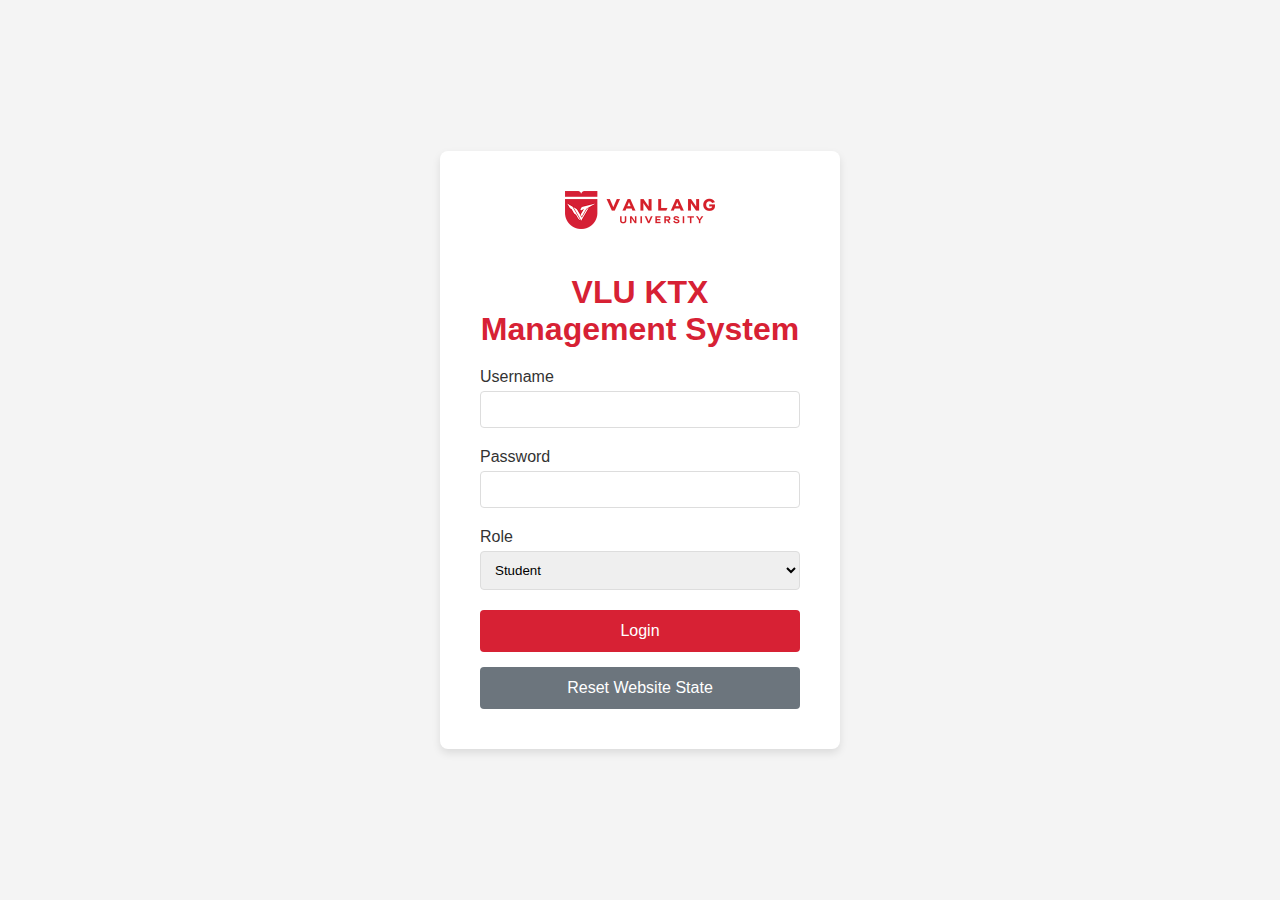
<file: index.html>
<!DOCTYPE html>
<html lang="en">
<head>
    <meta charset="UTF-8">
    <meta name="viewport" content="width=device-width, initial-scale=1.0">
    <title>VLU KTX Management System</title>
    <link rel="stylesheet" href="css/styles.css">
</head>
<body>
    <div class="container">
        <div class="login-container">
            <img src="assets/vlulogo.png" alt="VLU Logo" class="logo">
            <h1>VLU KTX Management System</h1>
            <form id="login-form">
                <div class="form-group">
                    <label for="username">Username</label>
                    <input type="text" id="username" name="username" required>
                </div>
                <div class="form-group">
                    <label for="password">Password</label>
                    <input type="password" id="password" name="password" required>
                </div>
                <div class="form-group">
                    <label for="role">Role</label>
                    <select id="role" name="role">
                        <option value="student">Student</option>
                        <option value="admin">Admin</option>
                    </select>
                </div>
                <button type="submit" class="btn">Login</button>
            </form>
            <button type="button" onclick="resetState()" class="btn btn-secondary" style="margin-top: 15px;">Reset Website State</button>
        </div>
    </div>
    <script src="js/state_manager.js"></script>
    <script src="js/main.js"></script>
</body>
</html>
</file>
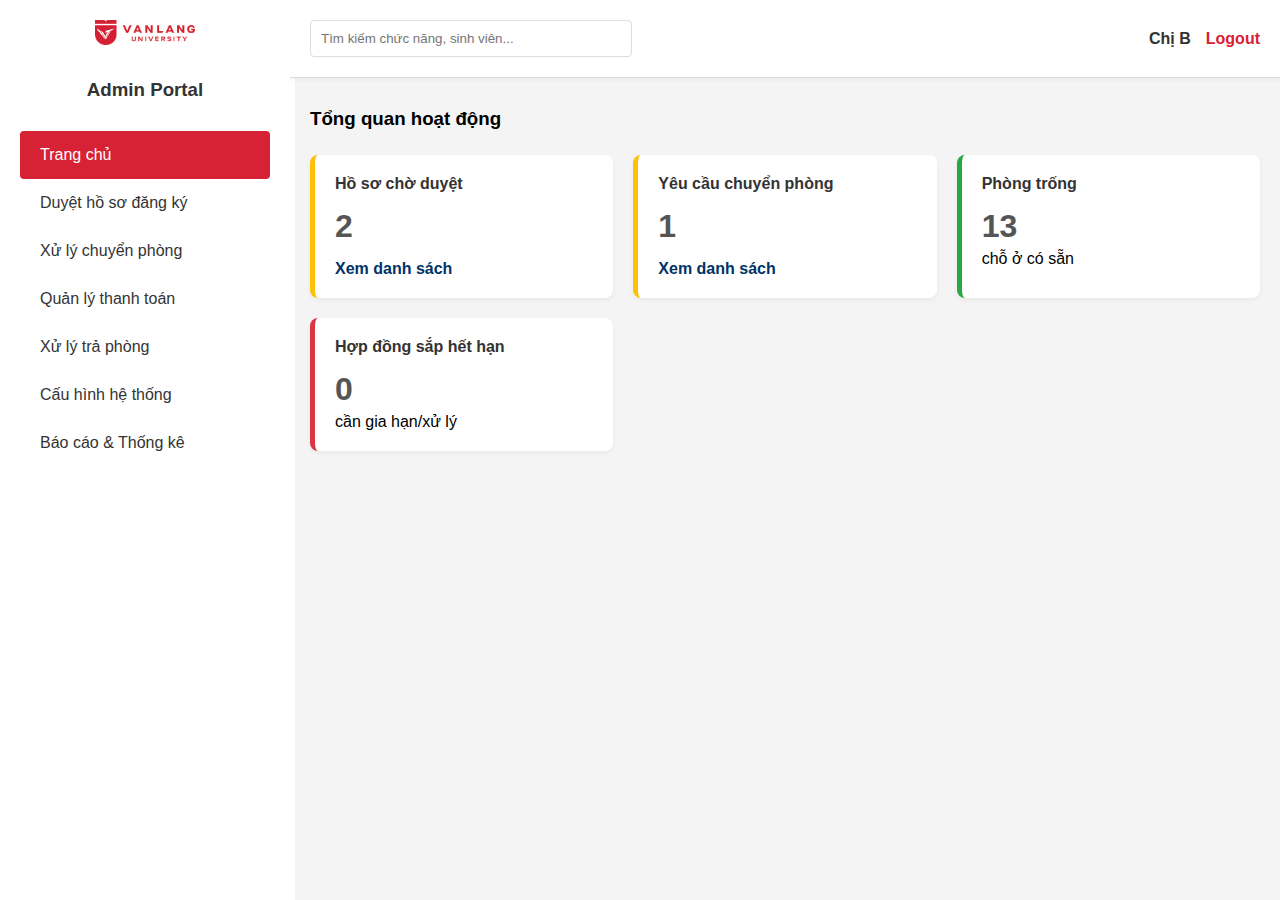
<file: admin/dashboard.html>
<!DOCTYPE html>
<html lang="en">
<head>
    <meta charset="UTF-8">
    <meta name="viewport" content="width=device-width, initial-scale=1.0">
    <title>Admin Dashboard - VLU KTX</title>
    <link rel="stylesheet" href="../css/styles.css">
</head>
<body>
    <div class="dashboard-container">
        <aside class="sidebar">
            <div class="sidebar-header">
                <img src="../assets/vlulogo.png" alt="VLU Logo" class="logo">
                <h3>Admin Portal</h3>
            </div>
            <nav class="sidebar-nav">
                <ul>
                    <li class="active"><a href="dashboard.html">Trang chủ</a></li>
                    <li><a href="review_registrations.html">Duyệt hồ sơ đăng ký</a></li>
                    <li><a href="handle_transfer.html">Xử lý chuyển phòng</a></li>
                    <li><a href="payment_confirm.html">Quản lý thanh toán</a></li>
                    <li><a href="checkout_process.html">Xử lý trả phòng</a></li>
                    <li><a href="configuration.html">Cấu hình hệ thống</a></li>
                    <li><a href="reports.html">Báo cáo & Thống kê</a></li>
                </ul>
            </nav>
        </aside>
        <main class="main-content">
            <header class="header">
                <div class="search-bar">
                    <input type="text" placeholder="Tìm kiếm chức năng, sinh viên...">
                </div>
                <div class="user-profile">
                    <span id="admin-name">Chị B</span>
                    <a href="../index.html" class="logout-btn">Logout</a>
                </div>
            </header>
            <div class="content-body">
                <h3>Tổng quan hoạt động</h3>
                <div class="cards-container">
                    <div class="card-info interactive" id="pending-registrations-card" style="border-color: var(--warning-color);">
                        <h4>Hồ sơ chờ duyệt</h4>
                        <p class="metric" id="pending-registrations-count">0</p>
                        <a href="review_registrations.html" class="details-link">Xem danh sách</a>
                    </div>
                    <div class="card-info interactive" id="pending-transfers-card" style="border-color: var(--warning-color);">
                        <h4>Yêu cầu chuyển phòng</h4>
                        <p class="metric" id="pending-transfers-count">0</p>
                        <a href="handle_transfer.html" class="details-link">Xem danh sách</a>
                    </div>
                    <div class="card-info" id="available-slots-card" style="border-color: var(--success-color);">
                        <h4>Phòng trống</h4>
                        <p class="metric" id="available-slots-count">0</p>
                        <span>chỗ ở có sẵn</span>
                    </div>
                     <div class="card-info" id="expiring-contracts-card" style="border-color: var(--danger-color);">
                        <h4>Hợp đồng sắp hết hạn</h4>
                        <p class="metric" id="expiring-contracts-count">0</p>
                        <span>cần gia hạn/xử lý</span>
                    </div>
                </div>
            </div>
        </main>
    </div>
    <script src="../js/state_manager.js"></script>
    <script src="../js/admin.js"></script>
</body>
</html>
</file>
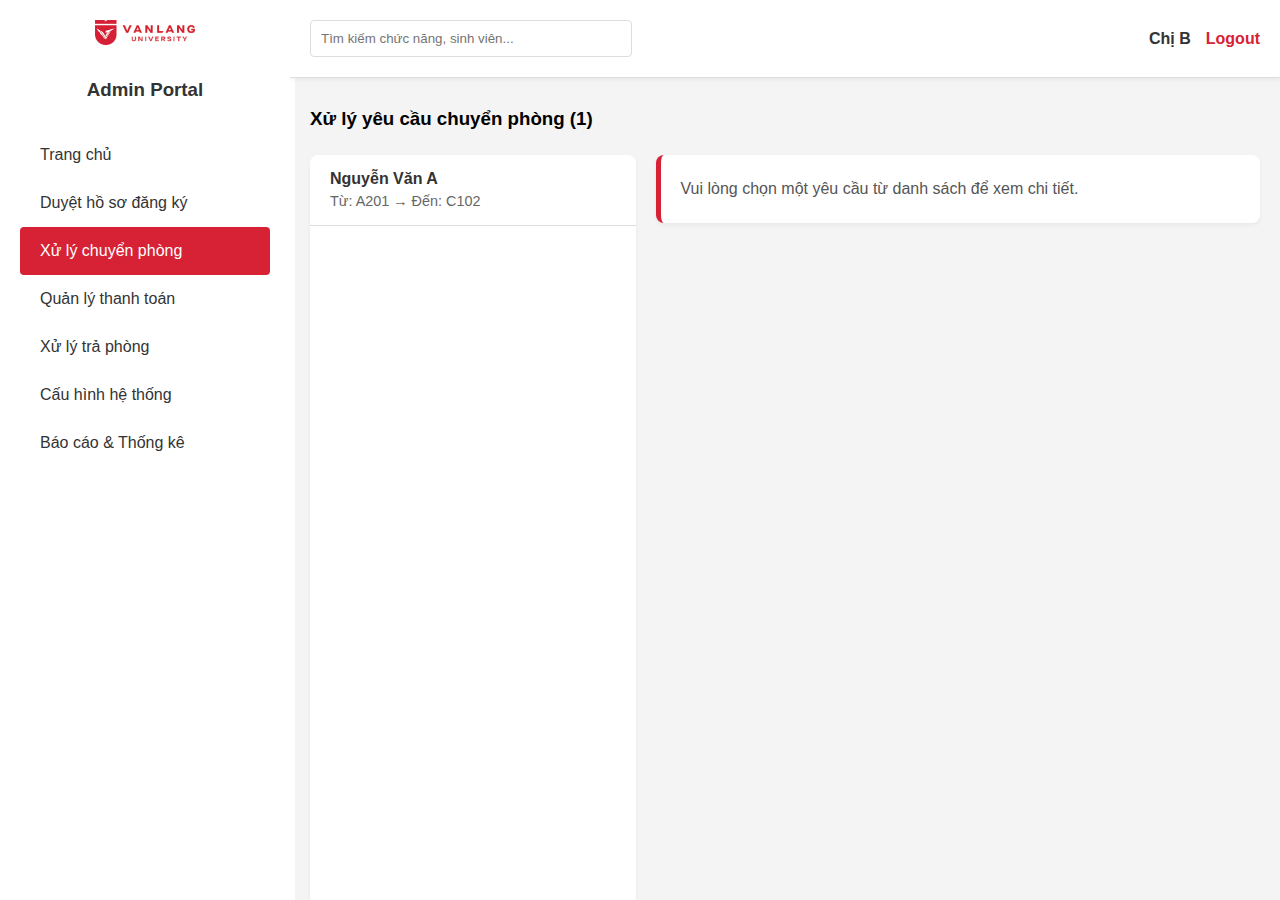
<file: admin/handle_transfer.html>
<!DOCTYPE html>
<html lang="en">
<head>
    <meta charset="UTF-8">
    <meta name="viewport" content="width=device-width, initial-scale=1.0">
    <title>Handle Room Transfers - VLU KTX</title>
    <link rel="stylesheet" href="../css/styles.css">
</head>
<body>
    <div class="dashboard-container">
        <aside class="sidebar">
            <div class="sidebar-header">
                <img src="../assets/vlulogo.png" alt="VLU Logo" class="logo">
                <h3>Admin Portal</h3>
            </div>
            <nav class="sidebar-nav">
                <ul>
                    <li><a href="dashboard.html">Trang chủ</a></li>
                    <li><a href="review_registrations.html">Duyệt hồ sơ đăng ký</a></li>
                    <li class="active"><a href="handle_transfer.html">Xử lý chuyển phòng</a></li>
                    <li><a href="payment_confirm.html">Quản lý thanh toán</a></li>
                    <li><a href="checkout_process.html">Xử lý trả phòng</a></li>
                    <li><a href="configuration.html">Cấu hình hệ thống</a></li>
                    <li><a href="reports.html">Báo cáo & Thống kê</a></li>
                </ul>
            </nav>
        </aside>
        <main class="main-content">
            <header class="header">
                <div class="search-bar">
                    <input type="text" placeholder="Tìm kiếm chức năng, sinh viên...">
                </div>
                <div class="user-profile">
                    <span id="admin-name">Chị B</span>
                    <a href="../index.html" class="logout-btn">Logout</a>
                </div>
            </header>
            <div class="content-body">
                <h3>Xử lý yêu cầu chuyển phòng (<span id="queue-count-transfer">0</span>)</h3>
                <div class="split-view-container">
                    <!-- Left Panel: List of pending transfers -->
                    <div class="list-panel">
                        <div id="pending-list-transfer" class="item-list">
                            <!-- Transfer request items will be populated by JS -->
                        </div>
                    </div>
                    <!-- Right Panel: Details of selected request -->
                    <div class="detail-panel">
                        <div id="select-prompt-transfer" class="card-info">
                            <p>Vui lòng chọn một yêu cầu từ danh sách để xem chi tiết.</p>
                        </div>
                        <div id="verification-panel-transfer" style="display: none;">
                            <h4 id="student-name-header-transfer"></h4>
                            <div class="card-info">
                                <h5>Thông tin yêu cầu</h5>
                                <p><strong>Từ phòng:</strong> <span id="current-room-info"></span></p>
                                <p><strong>Chuyển đến:</strong> <span id="desired-room-info"></span></p>
                                <p><strong>Lý do chính đáng (BR3):</strong></p>
                                <blockquote id="reason-display"></blockquote>
                            </div>
                            <div class="card-info">
                                <h5>Kiểm tra điều kiện</h5>
                                <div class="verification-checks">
                                    <p><strong>Tình trạng công nợ (BR2):</strong> <span id="fee-status-check-transfer"></span></p>
                                    <p><strong>Phòng mới có chỗ trống (BR3):</strong> <span id="room-availability-check"></span></p>
                                </div>
                                <div id="rejection-reason-transfer" class="alert-message alert-danger" style="display: none;"></div>
                            </div>
                             <!-- Action Buttons -->
                            <div class="form-actions">
                                <button id="reject-btn-transfer" class="btn btn-danger">Từ chối</button>
                                <button id="approve-btn-transfer" class="btn">Chấp thuận chuyển</button>
                            </div>
                        </div>
                    </div>
                </div>
            </div>
        </main>
    </div>
    <script src="../js/state_manager.js"></script>
    <script src="../js/handle_transfer.js"></script>
</body>
</html>
</file>
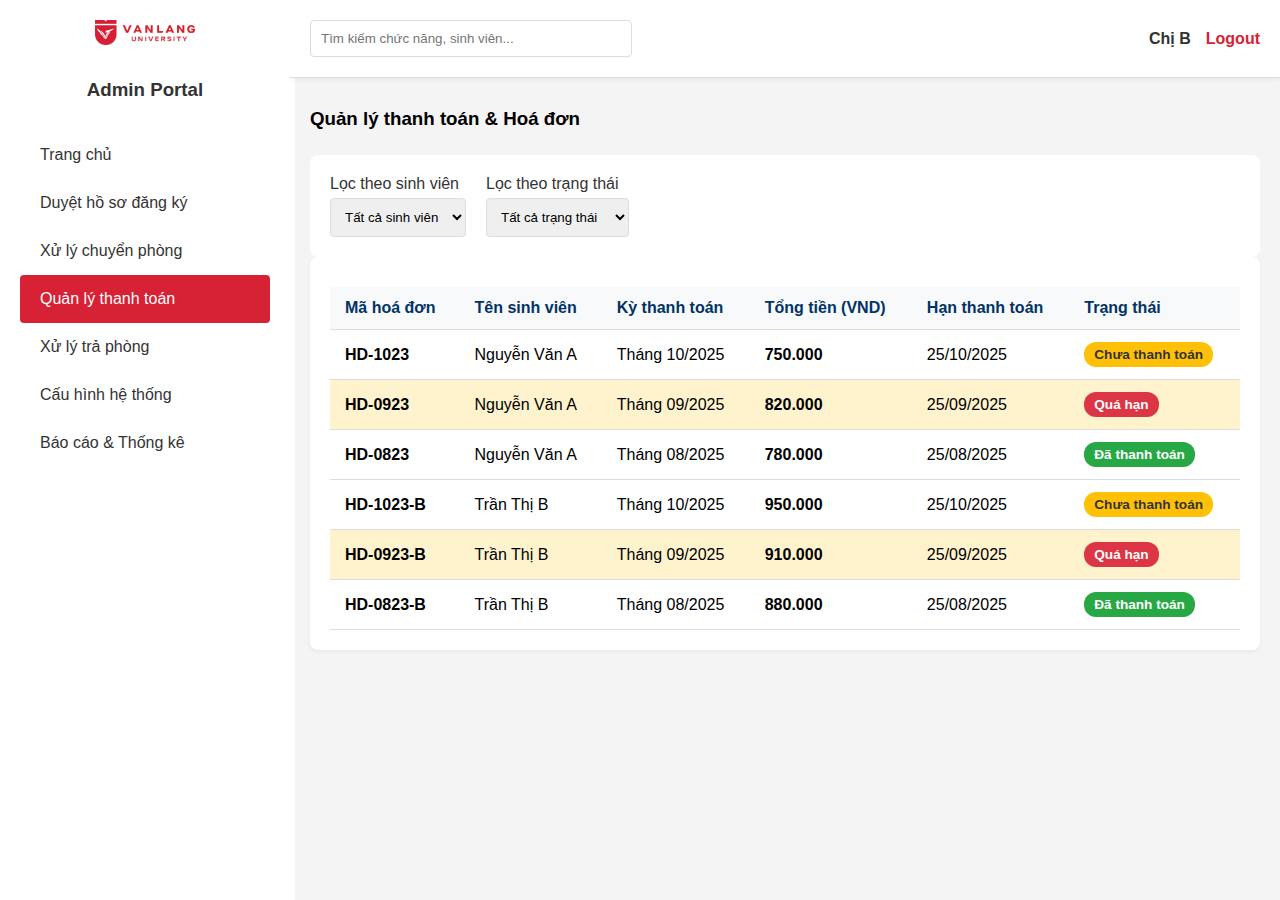
<file: admin/payment_confirm.html>
<!DOCTYPE html>
<html lang="en">
<head>
    <meta charset="UTF-8">
    <meta name="viewport" content="width=device-width, initial-scale=1.0">
    <title>Financial Management - VLU KTX</title>
    <link rel="stylesheet" href="../css/styles.css">
</head>
<body>
    <div class="dashboard-container">
        <aside class="sidebar">
            <div class="sidebar-header"><img src="../assets/vlulogo.png" alt="VLU Logo" class="logo"><h3>Admin Portal</h3></div>
            <nav class="sidebar-nav">
                <ul>
                    <li><a href="dashboard.html">Trang chủ</a></li>
                    <li><a href="review_registrations.html">Duyệt hồ sơ đăng ký</a></li>
                    <li><a href="handle_transfer.html">Xử lý chuyển phòng</a></li>
                    <li class="active"><a href="payment_confirm.html">Quản lý thanh toán</a></li>
                    <li><a href="checkout_process.html">Xử lý trả phòng</a></li>
                    <li><a href="configuration.html">Cấu hình hệ thống</a></li>
                    <li><a href="reports.html">Báo cáo & Thống kê</a></li>
                </ul>
            </nav>
        </aside>
        <main class="main-content">
            <header class="header">
                <div class="search-bar"><input type="text" placeholder="Tìm kiếm chức năng, sinh viên..."></div>
                <div class="user-profile"><span id="admin-name">Chị B</span><a href="../index.html" class="logout-btn">Logout</a></div>
            </header>
            <div class="content-body">
                <h3>Quản lý thanh toán & Hoá đơn</h3>
                <div class="filter-bar">
                    <div class="form-group">
                        <label for="student-filter">Lọc theo sinh viên</label>
                        <select id="student-filter">
                            <option value="all">Tất cả sinh viên</option>
                            <!-- Student options populated by JS -->
                        </select>
                    </div>
                    <div class="form-group">
                        <label for="status-filter">Lọc theo trạng thái</label>
                        <select id="status-filter">
                            <option value="all">Tất cả trạng thái</option>
                            <option value="Paid">Đã thanh toán</option>
                            <option value="Unpaid">Chưa thanh toán</option>
                            <option value="Overdue">Quá hạn</option>
                        </select>
                    </div>
                </div>
                <div class="card-info" style="border-left: none;">
                    <table class="data-table">
                        <thead>
                            <tr>
                                <th>Mã hoá đơn</th>
                                <th>Tên sinh viên</th>
                                <th>Kỳ thanh toán</th>
                                <th>Tổng tiền (VND)</th>
                                <th>Hạn thanh toán</th>
                                <th>Trạng thái</th>
                            </tr>
                        </thead>
                        <tbody id="invoices-table-body">
                            <!-- Invoice rows will be populated by JS -->
                        </tbody>
                    </table>
                </div>
            </div>
        </main>
    </div>
    <script src="../js/state_manager.js"></script>
    <script src="../js/payment_confirm.js"></script>
</body>
</html>
</file>
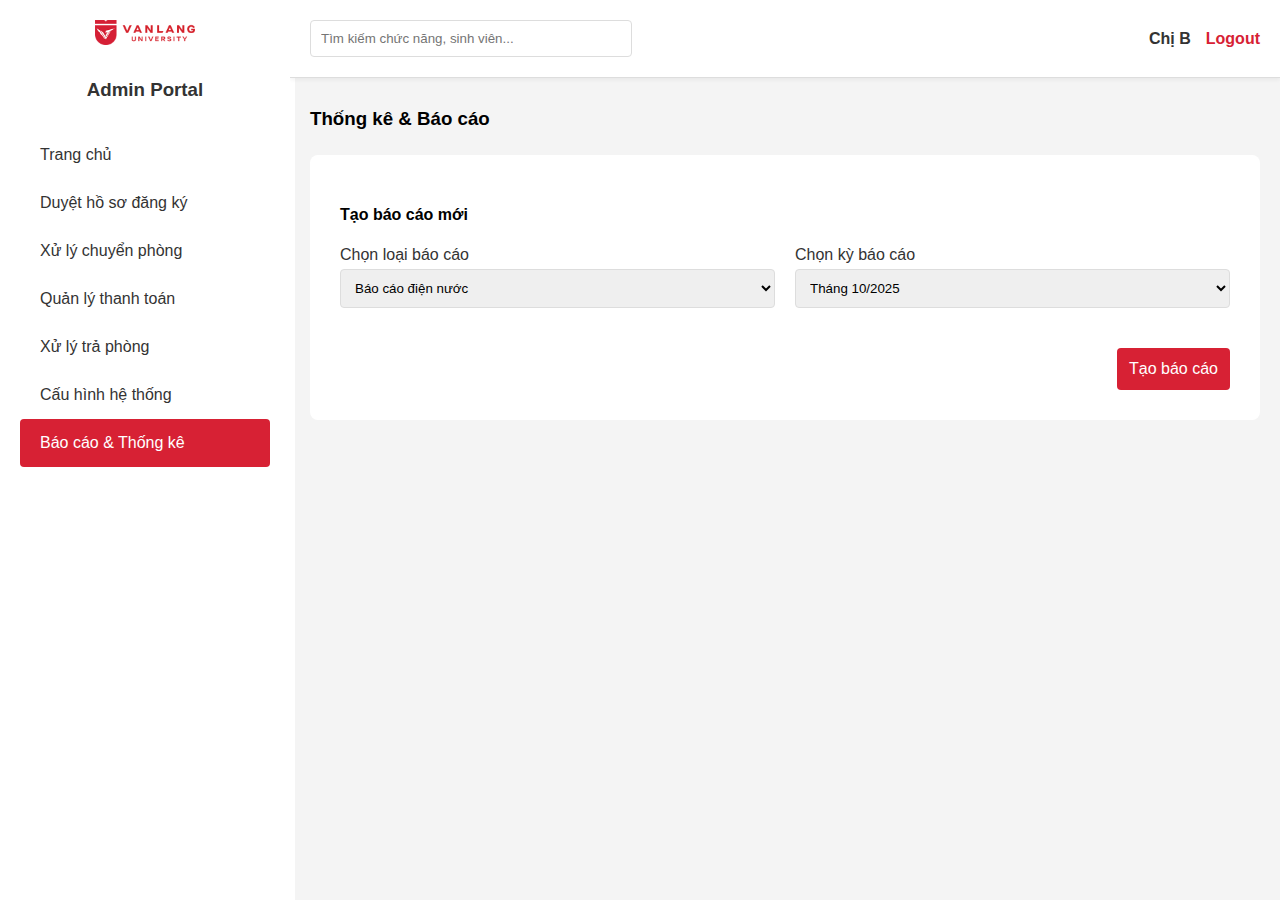
<file: admin/reports.html>
<!DOCTYPE html>
<html lang="en">
<head>
    <meta charset="UTF-8">
    <meta name="viewport" content="width=device-width, initial-scale=1.0">
    <title>Reports & Statistics - VLU KTX</title>
    <link rel="stylesheet" href="../css/styles.css">
</head>
<body>
    <div class="dashboard-container">
        <aside class="sidebar">
             <div class="sidebar-header"><img src="../assets/vlulogo.png" alt="VLU Logo" class="logo"><h3>Admin Portal</h3></div>
            <nav class="sidebar-nav">
                <ul>
                    <li><a href="dashboard.html">Trang chủ</a></li>
                    <li><a href="review_registrations.html">Duyệt hồ sơ đăng ký</a></li>
                    <li><a href="handle_transfer.html">Xử lý chuyển phòng</a></li>
                    <li><a href="payment_confirm.html">Quản lý thanh toán</a></li>
                    <li><a href="checkout_process.html">Xử lý trả phòng</a></li>
                    <li><a href="configuration.html">Cấu hình hệ thống</a></li>
                    <li class="active"><a href="reports.html">Báo cáo & Thống kê</a></li>
                </ul>
            </nav>
        </aside>
        <main class="main-content">
            <header class="header">
                <div class="search-bar"><input type="text" placeholder="Tìm kiếm chức năng, sinh viên..."></div>
                <div class="user-profile"><span id="admin-name">Chị B</span><a href="../index.html" class="logout-btn">Logout</a></div>
            </header>
            <div class="content-body">
                <h3>Thống kê & Báo cáo</h3>
                <div class="form-layout">
                    <h4>Tạo báo cáo mới</h4>
                     <div class="form-grid">
                        <div class="form-group">
                            <label for="report-type">Chọn loại báo cáo</label>
                            <select id="report-type">
                                <option value="Báo cáo điện nước">Báo cáo điện nước</option>
                                <option value="Báo cáo phòng ở">Báo cáo tình trạng phòng ở</option>
                                <option value="Báo cáo sinh viên">Báo cáo danh sách sinh viên</option>
                            </select>
                        </div>
                        <div class="form-group">
                            <label for="date-range">Chọn kỳ báo cáo</label>
                            <select id="date-range">
                                <option value="Tháng 10/2025">Tháng 10/2025</option>
                                <option value="Quý 4/2025">Quý 4/2025</option>
                                <option value="Năm 2025">Năm 2025</option>
                            </select>
                        </div>
                    </div>
                    <div class="form-actions">
                        <button id="generate-report-btn" class="btn">Tạo báo cáo</button>
                    </div>
                </div>

                <div id="report-output" class="card-info" style="margin-top: 30px; display: none;">
                    <h4>Kết quả báo cáo (Giả lập)</h4>
                    <p>Đã tạo thành công <strong id="report-title-output"></strong> cho kỳ <strong id="report-range-output"></strong>.</p>
                    <p>Nhấn vào nút bên dưới để tải về.</p>
                    <div class="form-actions" style="justify-content: flex-start;">
                        <button id="download-pdf-btn" class="btn btn-danger">Xuất PDF</button>
                        <button id="download-excel-btn" class="btn btn-secondary" style="background-color: #1D6F42;">Xuất Excel</button>
                    </div>
                </div>
            </div>
        </main>
    </div>
    <script src="../js/state_manager.js"></script>
    <script src="../js/reports.js"></script>
</body>
</html>
</file>
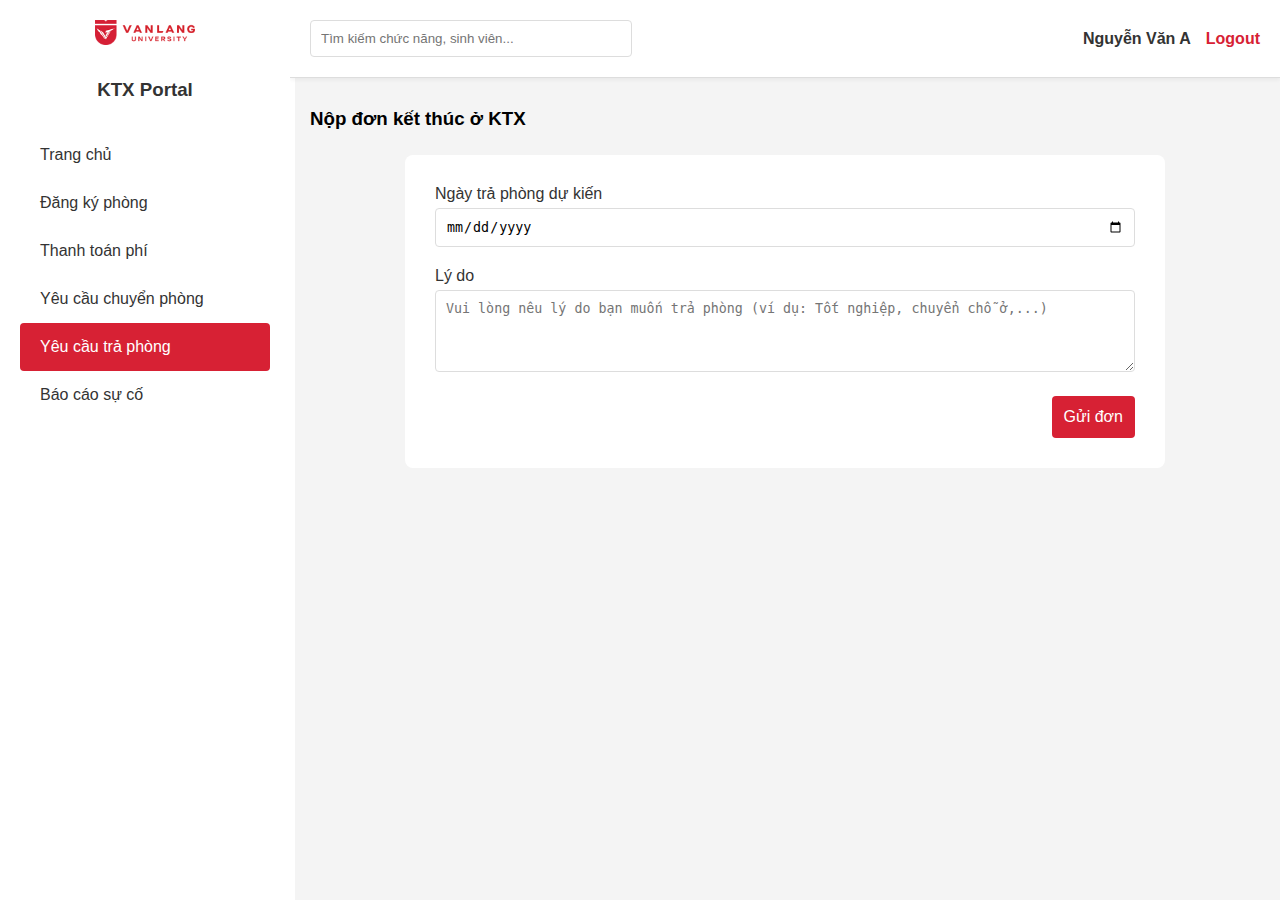
<file: student/checkout_request.html>
<!DOCTYPE html>
<html lang="en">
<head>
    <meta charset="UTF-8">
    <meta name="viewport" content="width=device-width, initial-scale=1.0">
    <title>Check-Out Request - VLU KTX</title>
    <link rel="stylesheet" href="../css/styles.css">
</head>
<body>
    <div class="dashboard-container">
        <aside class="sidebar">
            <div class="sidebar-header">
                <img src="../assets/vlulogo.png" alt="VLU Logo" class="logo">
                <h3>KTX Portal</h3>
            </div>
            <nav class="sidebar-nav">
                <ul>
                    <li><a href="dashboard.html">Trang chủ</a></li>
                    <li><a href="register.html">Đăng ký phòng</a></li>
                    <li><a href="fees.html">Thanh toán phí</a></li>
                    <li><a href="transfer_request.html">Yêu cầu chuyển phòng</a></li>
                    <li class="active"><a href="checkout_request.html">Yêu cầu trả phòng</a></li>
                    <li><a href="incident_report.html">Báo cáo sự cố</a></li>
                </ul>
            </nav>
        </aside>
        <main class="main-content">
            <header class="header">
                <div class="search-bar">
                    <input type="text" placeholder="Tìm kiếm chức năng, sinh viên...">
                </div>
                <div class="user-profile">
                    <span>Nguyễn Văn A</span>
                    <a href="../index.html" class="logout-btn">Logout</a>
                </div>
            </header>
            <div class="content-body">
                <div id="checkout-request-view">
                    <h3>Nộp đơn kết thúc ở KTX</h3>
                    <div id="prerequisite-alert-checkout" class="alert-message alert-danger" style="display: none;"></div>
                    <form id="checkout-form" class="form-layout">
                        <div class="form-group">
                            <label for="departure-date">Ngày trả phòng dự kiến</label>
                            <input type="date" id="departure-date" required>
                        </div>
                        <div class="form-group">
                            <label for="checkout-reason">Lý do</label>
                            <textarea id="checkout-reason" rows="4" placeholder="Vui lòng nêu lý do bạn muốn trả phòng (ví dụ: Tốt nghiệp, chuyển chỗ ở,...)" required></textarea>
                        </div>
                        <div class="form-actions">
                            <button type="submit" id="submit-checkout-btn" class="btn">Gửi đơn</button>
                        </div>
                    </form>
                </div>
                <div id="status-view-checkout" style="display: none;">
                    <div class="card-info">
                        <h4>Đã gửi đơn thành công</h4>
                        <p>Yêu cầu trả phòng của bạn đã được ghi nhận. Vui lòng chú ý các bước tiếp theo.</p>
                        <div class="alert-message alert-info">
                            <strong>Thông báo lịch kiểm tra trả phòng/tài sản:</strong> BQL KTX sẽ liên hệ với bạn để sắp xếp lịch kiểm tra phòng và tài sản trước ngày trả phòng. Vui lòng đảm bảo phòng ốc sạch sẽ và tài sản không bị hư hại.
                        </div>
                        <a href="dashboard.html" class="btn">Về trang chủ</a>
                    </div>
                </div>
            </div>
        </main>
    </div>
    <script src="../js/state_manager.js"></script>
    <script src="../js/checkout_request.js"></script>
</body>
</html>
</file>
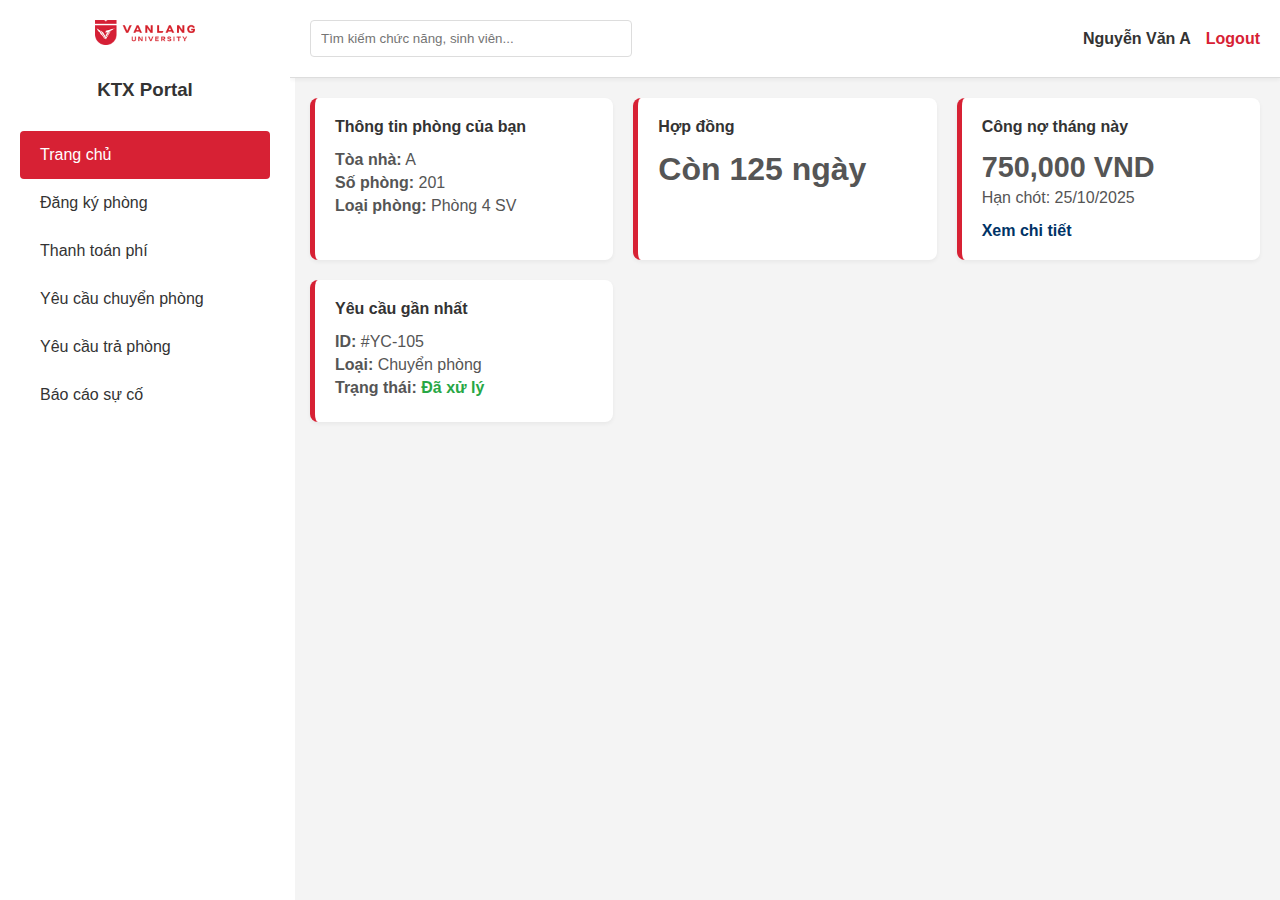
<file: student/dashboard.html>
<!DOCTYPE html>
<html lang="en">
<head>
    <meta charset="UTF-8">
    <meta name="viewport" content="width=device-width, initial-scale=1.0">
    <title>Student Dashboard - VLU KTX</title>
    <link rel="stylesheet" href="../css/styles.css">
</head>
<body>
    <div class="dashboard-container">
        <aside class="sidebar">
            <div class="sidebar-header">
                <img src="../assets/vlulogo.png" alt="VLU Logo" class="logo">
                <h3>KTX Portal</h3>
            </div>
            <nav class="sidebar-nav">
                <ul>
                    <li class="active"><a href="dashboard.html">Trang chủ</a></li>
                    <li><a href="register.html">Đăng ký phòng</a></li>
                    <li><a href="fees.html">Thanh toán phí</a></li>
                    <li><a href="transfer_request.html">Yêu cầu chuyển phòng</a></li>
                    <li><a href="checkout_request.html">Yêu cầu trả phòng</a></li>
                    <li><a href="incident_report.html">Báo cáo sự cố</a></li>
                </ul>
            </nav>
        </aside>
        <main class="main-content">
            <header class="header">
                <div class="search-bar">
                    <input type="text" placeholder="Tìm kiếm chức năng, sinh viên...">
                </div>
                <div class="user-profile">
                    <span>Nguyễn Văn A</span>
                    <a href="../index.html" class="logout-btn">Logout</a>
                </div>
            </header>
            <div class="content-body">
                <div id="notification-banner" class="notification-banner" style="display: none;"></div>
                <div class="cards-container">
                    <div class="card-info">
                        <h4>Thông tin phòng của bạn</h4>
                        <div id="room-info">
                            <p><strong>Tòa nhà:</strong> <span id="building">A</span></p>
                            <p><strong>Số phòng:</strong> <span id="room-number">201</span></p>
                            <p><strong>Loại phòng:</strong> <span id="room-type">Phòng 4 SV</span></p>
                        </div>
                        <div id="no-room-prompt" style="display: none;">
                            <p>Bạn chưa đăng ký phòng.</p>
                            <a href="register.html" class="btn">Đăng ký ngay</a>
                        </div>
                    </div>
                    <div class="card-info">
                        <h4>Hợp đồng</h4>
                        <p class="metric">Còn <span id="contract-days">125</span> ngày</p>
                    </div>
                    <div class="card-info interactive" id="fees-card">
                        <h4>Công nợ tháng này</h4>
                        <p class="metric-finance"><span id="total-debt">750,000</span> VND</p>
                        <p>Hạn chót: <span id="payment-deadline">25/10/2025</span></p>
                        <a href="fees.html" class="details-link">Xem chi tiết</a>
                    </div>
                    <div class="card-info">
                        <h4>Yêu cầu gần nhất</h4>
                        <div id="latest-request">
                            <p><strong>ID:</strong> #YC-105</p>
                            <p><strong>Loại:</strong> Chuyển phòng</p>
                            <p><strong>Trạng thái:</strong> <span id="request-status" class="status-approved">Đã xử lý</span></p>
                        </div>
                    </div>
                </div>
            </div>
        </main>
    </div>
    <script src="../js/state_manager.js"></script>
    <script src="../js/student.js"></script>
</body>
</html>
</file>
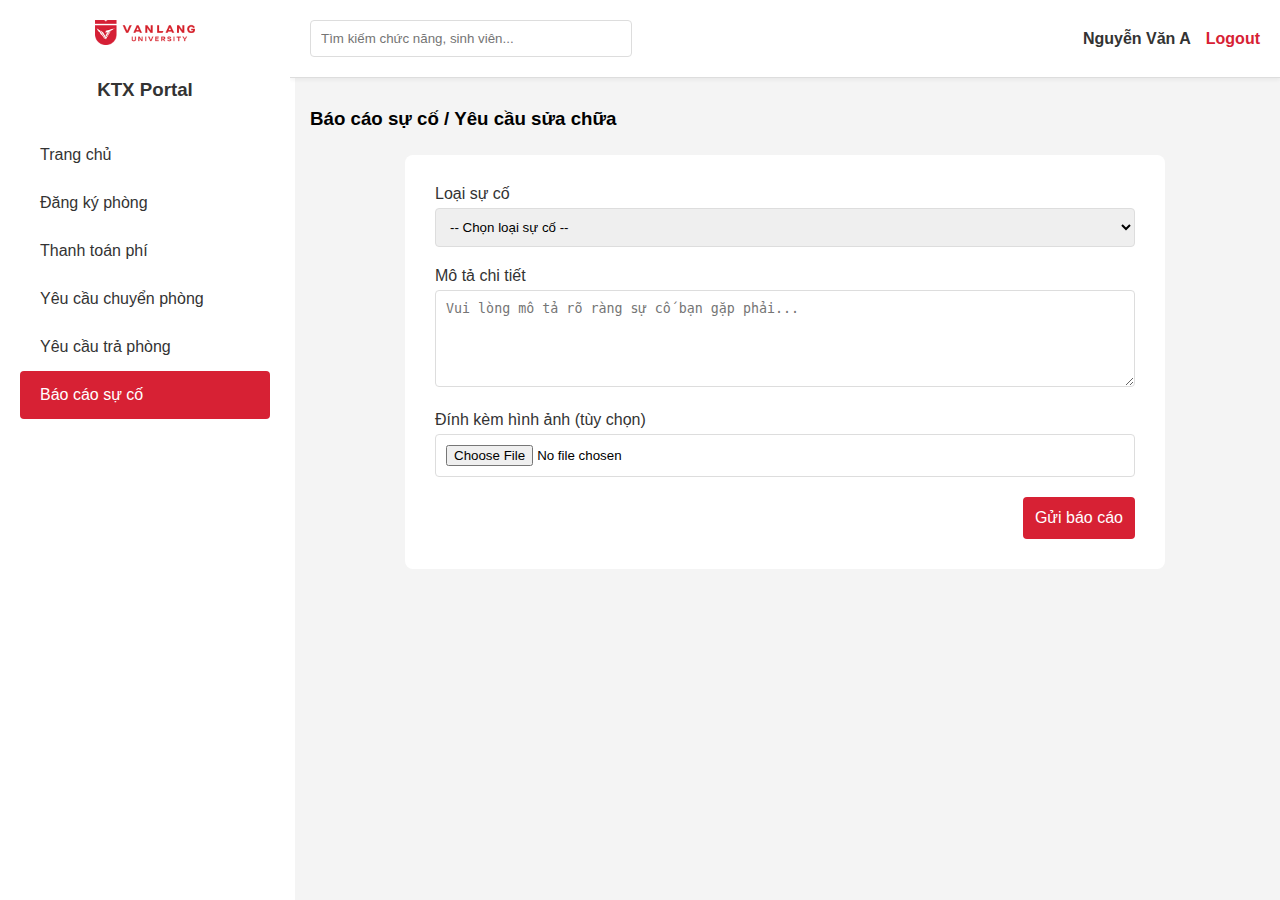
<file: student/incident_report.html>
<!DOCTYPE html>
<html lang="en">
<head>
    <meta charset="UTF-8">
    <meta name="viewport" content="width=device-width, initial-scale=1.0">
    <title>Incident Report - VLU KTX</title>
    <link rel="stylesheet" href="../css/styles.css">
</head>
<body>
    <div class="dashboard-container">
        <aside class="sidebar">
            <div class="sidebar-header">
                <img src="../assets/vlulogo.png" alt="VLU Logo" class="logo">
                <h3>KTX Portal</h3>
            </div>
            <nav class="sidebar-nav">
                <ul>
                    <li><a href="dashboard.html">Trang chủ</a></li>
                    <li><a href="register.html">Đăng ký phòng</a></li>
                    <li><a href="fees.html">Thanh toán phí</a></li>
                    <li><a href="transfer_request.html">Yêu cầu chuyển phòng</a></li>
                    <li><a href="checkout_request.html">Yêu cầu trả phòng</a></li>
                    <li class="active"><a href="incident_report.html">Báo cáo sự cố</a></li>
                </ul>
            </nav>
        </aside>
        <main class="main-content">
            <header class="header">
                <div class="search-bar">
                    <input type="text" placeholder="Tìm kiếm chức năng, sinh viên...">
                </div>
                <div class="user-profile">
                    <span>Nguyễn Văn A</span>
                    <a href="../index.html" class="logout-btn">Logout</a>
                </div>
            </header>
            <div class="content-body">
                <div id="report-view">
                    <h3>Báo cáo sự cố / Yêu cầu sửa chữa</h3>
                    <form id="incident-form" class="form-layout">
                        <div class="form-group">
                            <label for="incident-type">Loại sự cố</label>
                            <select id="incident-type" required>
                                <option value="">-- Chọn loại sự cố --</option>
                                <option value="Điện">Điện (đèn, ổ cắm)</option>
                                <option value="Nước">Nước (vòi, ống nước)</option>
                                <option value="Nội thất">Nội thất (giường, tủ, bàn)</option>
                                <option value="Khác">Khác</option>
                            </select>
                        </div>
                        <div class="form-group">
                            <label for="incident-details">Mô tả chi tiết</label>
                            <textarea id="incident-details" rows="5" placeholder="Vui lòng mô tả rõ ràng sự cố bạn gặp phải..." required></textarea>
                        </div>
                        <div class="form-group">
                            <label for="incident-image">Đính kèm hình ảnh (tùy chọn)</label>
                            <input type="file" id="incident-image">
                        </div>
                        <div class="form-actions">
                            <button type="submit" class="btn">Gửi báo cáo</button>
                        </div>
                    </form>
                </div>
                <div id="status-view" style="display: none;">
                    <div class="card-info">
                        <h4>Báo cáo đã được gửi</h4>
                        <p>Yêu cầu của bạn đã được gửi đến bộ phận kỹ thuật. Trạng thái hiện tại là <span class="status-pending">Chờ xử lý</span>.</p>
                        <p>Bạn có thể theo dõi tiến trình trên trang chủ. BQL sẽ xử lý trong thời gian sớm nhất.</p>
                        <a href="dashboard.html" class="btn">Về trang chủ</a>
                    </div>
                </div>
            </div>
        </main>
    </div>
    <script src="../js/state_manager.js"></script>
    <script src="../js/incident_report.js"></script>
</body>
</html>
</file>
<file: css/styles.css>
:root {
    --vlu-blue: #003366;
    --light-gray: #f4f4f4;
    --white: #ffffff;
    --dark-text: #333;
    --light-text: #fff;
    --border-color: #ddd;
    --danger-color: #dc3545;
    --success-color: #28a745;
    --warning-color: #ffc107;
    --vlu-red: #d72134;
}

body {
    font-family: Arial, sans-serif;
    background-color: var(--light-gray);
    margin: 0;
    display: flex;
    justify-content: center;
    align-items: center;
    min-height: 100vh;
}

.container {
    width: 100%;
    max-width: 400px;
    padding: 20px;
}

.login-container {
    background-color: var(--white);
    padding: 40px;
    border-radius: 8px;
    box-shadow: 0 4px 8px rgba(0, 0, 0, 0.1);
    text-align: center;
}

.logo {
    width: 150px;
    margin-bottom: 20px;
}

h1 {
    color: var(--vlu-red);
    margin-bottom: 20px;
}

.form-group {
    margin-bottom: 20px;
    text-align: left;
}

.form-group label {
    display: block;
    margin-bottom: 5px;
    color: var(--dark-text);
}

.form-group input,
.form-group select,
.form-group textarea {
    width: 100%;
    padding: 10px;
    border: 1px solid var(--border-color);
    border-radius: 4px;
    box-sizing: border-box;
}

.btn {
    width: 100%;
    padding: 12px;
    background-color: var(--vlu-red);
    color: var(--light-text);
    border: none;
    border-radius: 4px;
    cursor: pointer;
    font-size: 16px;
    transition: background-color 0.3s ease;
}

.btn:hover {
    background-color: #002244;
}

/* Dashboard Layout */
.dashboard-container {
    display: flex;
    width: 100vw;
    height: 100vh;
    background-color: var(--light-gray);
}

.sidebar {
    width: 250px;
    background-color: var(--white);
    color: var(--light-text);
    display: flex;
    flex-direction: column;
    padding: 20px;
    flex-shrink: 0;
    box-shadow: 0px 5px 0px 5px;
}

.sidebar-header {
    text-align: center;
    margin-bottom: 30px;
}

.sidebar-header .logo {
    width: 100px;
}

.sidebar-header h3 {
    margin: 10px 0 0;
    color: var(--dark-text);
}

.sidebar-nav ul {
    list-style: none;
    padding: 0;
    margin: 0;
}

.sidebar-nav li a {
    display: block;
    padding: 15px 20px;
    color: var(--dark-text);
    text-decoration: none;
    border-radius: 4px;
    transition: background-color 0.3s ease;
}

.sidebar-nav li.active a,
.sidebar-nav li a:hover {
    background-color: var(--vlu-red);
    color: var(--light-text);
}

.main-content {
    flex-grow: 1;
    display: flex;
    flex-direction: column;
    height: 100vh;
    overflow: hidden;
}

.header {
    display: flex;
    justify-content: space-between;
    align-items: center;
    padding: 20px;
    background-color: var(--white);
    border-bottom: 1px solid var(--border-color);
    box-shadow: 0 2px 4px rgba(0, 0, 0, 0.05);
}

.search-bar input {
    width: 300px;
    padding: 10px;
    border: 1px solid var(--border-color);
    border-radius: 4px;
}

.user-profile {
    display: flex;
    align-items: center;
}

.user-profile span {
    margin-right: 15px;
    font-weight: bold;
    color: var(--dark-text);
}

.logout-btn {
    text-decoration: none;
    color: var(--vlu-red);
    font-weight: bold;
}

.content-body {
    padding: 20px;
    overflow-y: auto;
    flex-grow: 1;
}

/* --- UI IMPROVEMENT: Center Content --- */
.content-body > div {
    max-width: 1200px;
    margin: 0 auto;
}

.content-body h3 {
    margin-top: 10px;
    margin-bottom: 25px;
    
}
/* --- END UI IMPROVEMENT --- */

.notification-banner {
    padding: 15px;
    margin-bottom: 20px;
    border-radius: 4px;
    color: var(--dark-text);
    background-color: var(--warning-color);
}

.cards-container {
    display: grid;
    grid-template-columns: repeat(auto-fit, minmax(280px, 1fr));
    gap: 20px;
}

.card-info {
    background-color: var(--white);
    padding: 20px;
    border-radius: 8px;
    box-shadow: 0 2px 4px rgba(0, 0, 0, 0.05);
    border-left: 5px solid var(--vlu-red);
}

.card-info.interactive {
    cursor: pointer;
    transition: transform 0.2s ease, box-shadow 0.2s ease;
}

.card-info.interactive:hover {
    transform: translateY(-5px);
    box-shadow: 0 6px 12px rgba(0, 0, 0, 0.1);
}

.card-info h4 {
    margin-top: 0;
    margin-bottom: 15px;
    color: var(--dark-text);
}

.card-info p {
    margin: 5px 0;
    color: #555;
}

.metric {
    font-size: 2em;
    font-weight: bold;
    color: var(--vlu-blue);
}

.metric-finance {
    font-size: 1.8em;
    font-weight: bold;
    color: var(--danger-color);
}

.details-link {
    display: inline-block;
    margin-top: 10px;
    text-decoration: none;
    color: var(--vlu-blue);
    font-weight: bold;
}

.status-approved { color: var(--success-color); font-weight: bold; }
.status-pending { color: var(--warning-color); font-weight: bold; }
.status-rejected { color: var(--danger-color); font-weight: bold; }

.filter-bar {
    display: flex;
    gap: 20px;
    padding: 20px;
    background-color: var(--white);
    border-radius: 8px;
    margin-bottom: 20px;
    flex-wrap: wrap;
}

.filter-bar .form-group { margin-bottom: 0; }
.room-card { border-left: 5px solid var(--success-color); }
.room-card button:disabled { background-color: #aaa; cursor: not-allowed; }

.form-layout {
    background-color: var(--white);
    padding: 30px;
    border-radius: 8px;
    max-width: 700px;
    margin: 0 auto; /* Center the form layout */
}

.form-actions {
    margin-top: 20px;
    display: flex;
    gap: 10px;
    justify-content: flex-end;
}
.form-actions .btn { width: auto; } /* Allow buttons to size to content */

.btn-secondary { background-color: #6c757d; }
.btn-secondary:hover { background-color: #5a6268; }
.btn-danger { background-color: var(--danger-color); }
.btn-danger:hover { background-color: #c82333; }
.error-message { color: var(--danger-color); margin-top: 15px; }

.data-table { width: 100%; border-collapse: collapse; margin-top: 10px; }
.data-table th, .data-table td { text-align: left; padding: 12px 15px; border-bottom: 1px solid var(--border-color); }
.data-table th { background-color: #f8f9fa; color: var(--vlu-blue); }
.data-table tr:hover { background-color: #f1f1f1; }
.row-overdue { background-color: #fff3cd !important; }

.badge { padding: 5px 10px; border-radius: 12px; font-size: 0.85em; font-weight: bold; color: white; display: inline-block; }
.badge-paid { background-color: var(--success-color); }
.badge-unpaid { background-color: var(--warning-color); color: var(--dark-text); }
.badge-overdue { background-color: var(--danger-color); }

.btn-sm { padding: 6px 12px; font-size: 14px; }

#payment-gateway-view { justify-content: center; align-items: center; min-height: 500px; }
.gateway-container { background: var(--white); width: 100%; max-width: 500px; border-radius: 8px; box-shadow: 0 10px 25px rgba(0,0,0,0.1); overflow: hidden; }
.gateway-header { background: #f8f9fa; padding: 15px 20px; border-bottom: 1px solid var(--border-color); display: flex; align-items: center; gap: 15px; }
.gateway-header h4 { margin: 0; color: #333; }
.gateway-body { padding: 20px; }
.payment-methods { display: flex; flex-direction: column; gap: 10px; margin-bottom: 20px; }
.method-option { padding: 10px; border: 1px solid var(--border-color); border-radius: 4px; cursor: pointer; }
.gateway-form { background: #f9f9f9; padding: 15px; border-radius: 4px; }
.gateway-footer { padding: 15px 20px; background: #f8f9fa; border-top: 1px solid var(--border-color); display: flex; justify-content: flex-end; gap: 10px; }

.modal { position: fixed; z-index: 1000; left: 0; top: 0; width: 100%; height: 100%; background-color: rgba(0,0,0,0.5); display: flex; justify-content: center; align-items: center; }
.modal-content { background-color: var(--white); padding: 30px; border-radius: 8px; width: 400px; text-align: center; position: relative; }
.close-modal { position: absolute; top: 10px; right: 15px; font-size: 24px; cursor: pointer; color: #aaa; }

.alert-message { padding: 15px; margin-bottom: 20px; border: 1px solid transparent; border-radius: 4px; }
.alert-danger { color: #721c24; background-color: #f8d7da; border-color: #f5c6cb; }
.alert-info { color: #0c5460; background-color: #d1ecf1; border-color: #bee5eb; }

form button:disabled { background-color: #aaa; cursor: not-allowed; }
form input:disabled, form select:disabled, form textarea:disabled { background-color: #e9ecef; opacity: 0.7; }

/* Appended to css/styles.css */

/* Split View Layout for Admin Pages */
.split-view-container {
    display: flex;
    gap: 20px;
    height: calc(100vh - 150px); /* Adjust height based on header/padding */
}

.list-panel {
    width: 35%;
    min-width: 300px;
    background-color: var(--white);
    border-radius: 8px;
    overflow-y: auto;
    box-shadow: 0 2px 4px rgba(0,0,0,0.05);
}

.detail-panel {
    width: 65%;
}

.detail-panel .card-info {
    margin-bottom: 20px;
}

/* Item List Styling */
.item-list .list-item {
    padding: 15px 20px;
    border-bottom: 1px solid var(--border-color);
    cursor: pointer;
    transition: background-color 0.2s ease;
}

.item-list .list-item:hover {
    background-color: #f8f9fa;
}

.item-list .list-item.active {
    background-color: #e0e7ff;
    border-left: 4px solid var(--vlu-blue);
}

.list-item strong {
    display: block;
    margin-bottom: 4px;
    color: var(--dark-text);
}

.list-item span {
    font-size: 0.9em;
    color: #666;
}

/* Verification Checks Styling */
.verification-checks p {
    display: flex;
    justify-content: space-between;
    align-items: center;
    padding: 8px 0;
    border-bottom: 1px dashed var(--border-color);
}
.verification-checks p:last-child {
    border-bottom: none;
}

/* Appended to css/styles.css */

/* Blockquote for displaying reasons */
blockquote {
    margin: 10px 0;
    padding: 10px 15px;
    background-color: #f8f9fa;
    border-left: 4px solid var(--border-color);
    font-style: italic;
    color: #555;
}

/* Appended to css/styles.css */

/* Checklist for Damage Inspection */
.checklist {
    display: flex;
    flex-direction: column;
    gap: 10px;
    margin-top: 15px;
}

.checklist label {
    display: flex;
    align-items: center;
    gap: 8px;
    cursor: pointer;
}

/* Appended to css/styles.css */

/* Grid layout for forms with multiple columns */
.form-grid {
    display: grid;
    grid-template-columns: repeat(auto-fit, minmax(250px, 1fr));
    gap: 20px;
}
</file>
